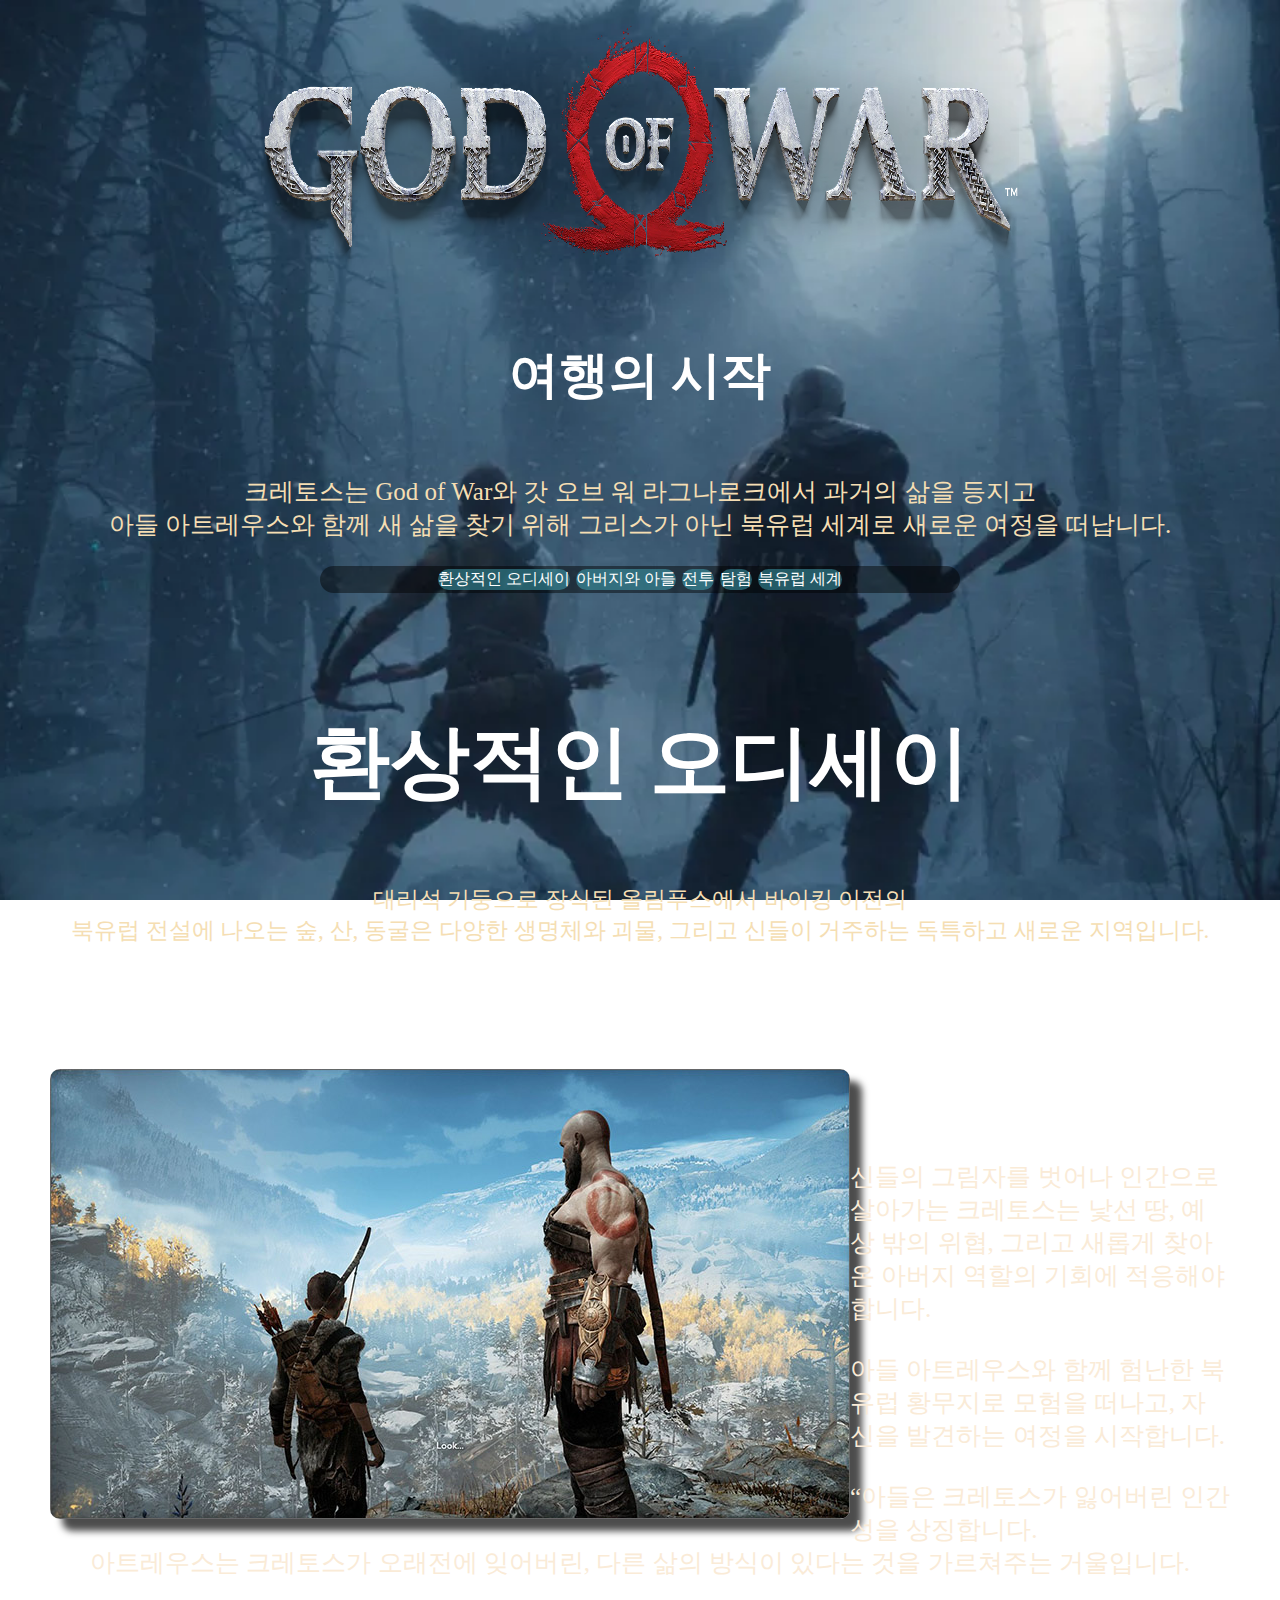
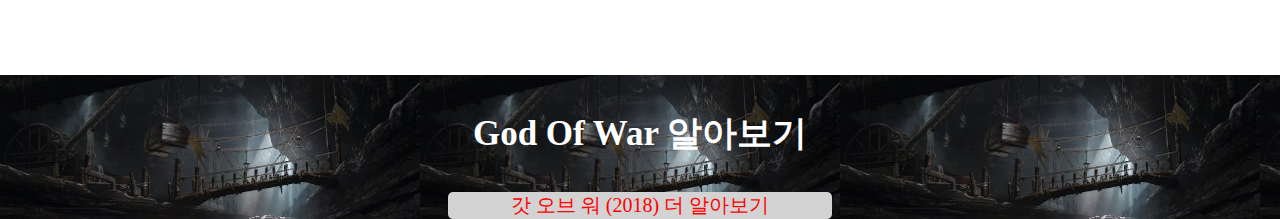
<file: index.html>
<!DOCTYPE html>
<html lang="en">
  <head>
    <meta charset="UTF-8" />
    <meta name="viewport" content="width=device-width, initial-scale=1.0" />
    <title>Main_title</title>
    <link rel="stylesheet" href="style.css" type="text/css" />
  </head>
  <body>
    <header>
      <img src="imges/header_Text.webp"class="index__header__img" alt="https://www.google.com/url?sa=i&url=https%3A%2F%2Fwww.playstation.com%2Fko-kr%2Fgames%2Fgod-of-war%2F&psig=AOvVaw3D-A3-SlNcbdqIR1ZO7tKU&ust=1724816741465000&source=images&cd=vfe&opi=89978449&ved=0CBQQjRxqFwoTCIirkKKhlIgDFQAAAAAdAAAAABAE">
    </header>
    <section>
        <h2 class="section__h2">여행의 시작</h2>
        <p class="section__p">크레토스는 God of War와 갓 오브 워 라그나로크에서 과거의 삶을 등지고<br> 아들 아트레우스와 함께 새 삶을 찾기 위해 그리스가 아닌 북유럽 세계로 새로운 여정을 떠납니다.</p>
        <nav class="section__nav"><span ><a href="../project/index.html"class="nav__span__a">환상적인 오디세이</a></span><span><a href="html/father_Son.html"class="nav__span__a">아버지와 아들</a></span><span><a href="html/battle.html"class="nav__span__a">전투</a></span><span><a href="html/exploration.html"class="nav__span__a">탐험</a></span><span><a href="html/north_europe.html" class="nav__span__a">북유럽 세계</a></span></nav>
      <article class="section__article">
        <h2 class="article1__h2">환상적인 오디세이</h2>
        <p class="article1__p">대리석 기둥으로 장식된 올림푸스에서 바이킹 이전의 <br>북유럽 전설에 나오는 숲, 산, 동굴은 다양한 생명체와 괴물, 그리고 신들이 거주하는 독특하고 새로운 지역입니다. </p>
      </article>
      <article class="section__article">
        <img src="imges/img.jpg"  class="article__img" alt="https://img2.quasarzone.com/editor/2022/01/18/92edac6d59e5ffec3efdcd67986aeb94.jpg">
        
          <h2 class="article2__h2">크레토스의 구원의 여정</h2>
         <p  class="article2__p" style="display: inline;"> 
          <ul>
            <li>신들의 그림자를 벗어나 인간으로 살아가는 크레토스는 낯선 땅, 예상 밖의 위협, 그리고 새롭게 찾아온 아버지 역할의 기회에 적응해야 합니다. <br><br></li>
            <li>아들 아트레우스와 함께 험난한 북유럽 황무지로 모험을 떠나고, 자신을 발견하는 여정을 시작합니다. <br><br></li>
          <li>“아들은 크레토스가 잃어버린 인간성을 상징합니다. <br>아트레우스는 크레토스가 오래전에 잊어버린, 다른 삶의 방식이 있다는 것을 가르쳐주는 거울입니다. <br><br></li>
          </ul>
        </p>
        </span>
            </article>
    </section>
    <footer>
      <h3>God Of War 알아보기</h3>
      <div class="footer__div__a"><a href="https://www.playstation.com/ko-kr/games/god-of-war/" class="footer__a">갓 오브 워 (2018) 더 알아보기</a></div>
      	<!-- <button type="button" class="navyBtn" onClick="location.href='good.html'"> -->
    </footer>
  </body>
</html>
</file>
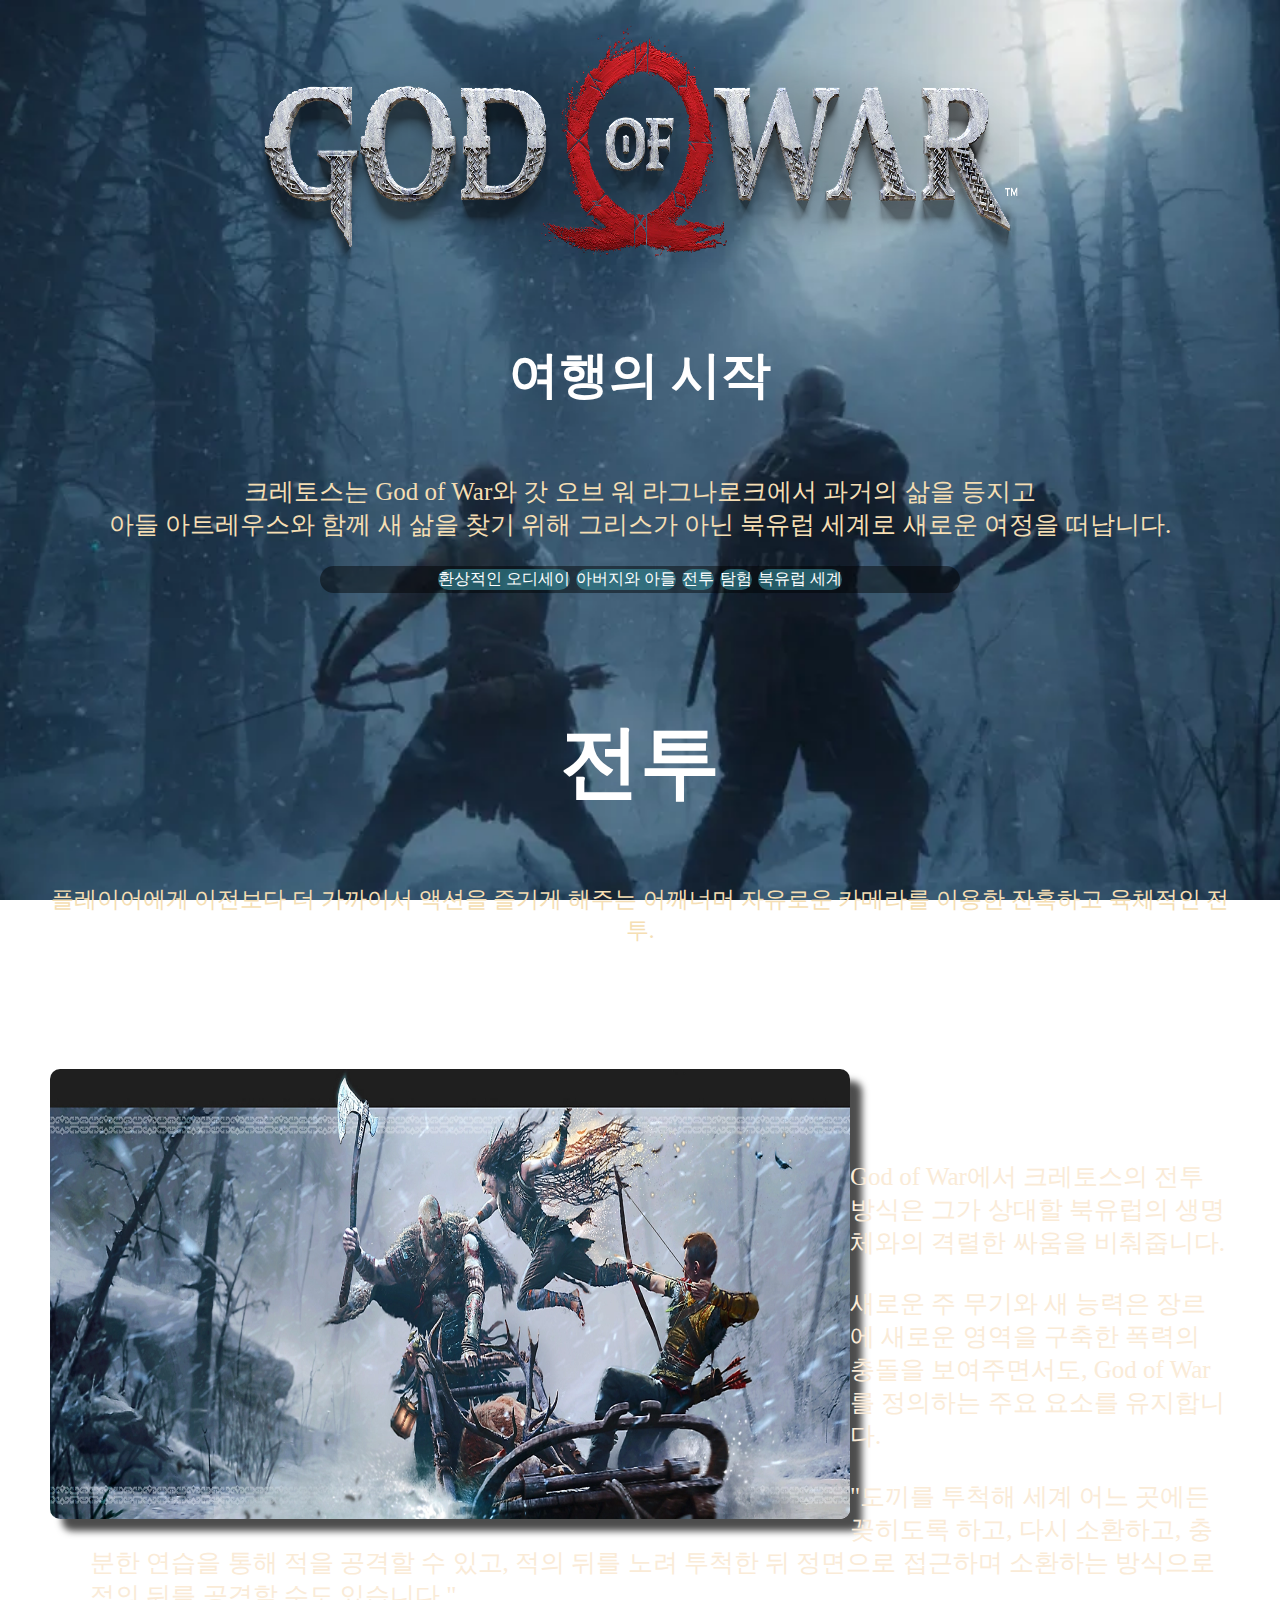
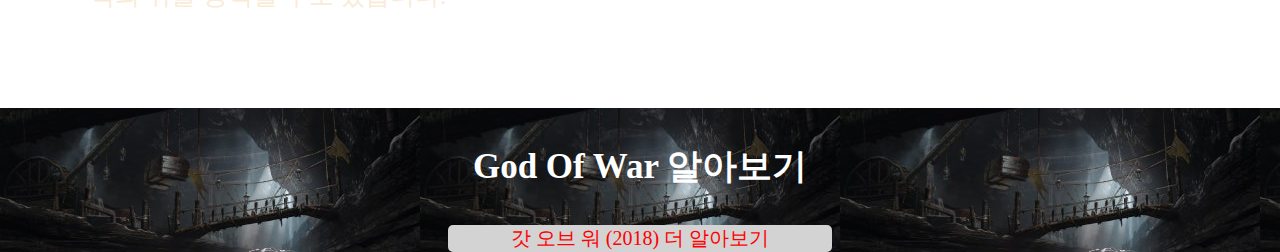
<file: html/battle.html>
<!DOCTYPE html>
<html lang="en">
  <head>
    <meta charset="UTF-8" />
    <meta name="viewport" content="width=device-width, initial-scale=1.0" />
    <title>Main_title</title>
    <link rel="stylesheet" href="../style.css" type="text/css" />
  </head>
  <body>
    <header >
      <img src="../imges/header_Text.webp"class="index__header__img" alt="https://www.google.com/url?sa=i&url=https%3A%2F%2Fwww.playstation.com%2Fko-kr%2Fgames%2Fgod-of-war%2F&psig=AOvVaw3D-A3-SlNcbdqIR1ZO7tKU&ust=1724816741465000&source=images&cd=vfe&opi=89978449&ved=0CBQQjRxqFwoTCIirkKKhlIgDFQAAAAAdAAAAABAE">
    </header>
    <section>
        <h2 class="section__h2">여행의 시작</h2>
        <p class="section__p">크레토스는 God of War와 갓 오브 워 라그나로크에서 과거의 삶을 등지고<br> 아들 아트레우스와 함께 새 삶을 찾기 위해 그리스가 아닌 북유럽 세계로 새로운 여정을 떠납니다.</p>
        <nav class="section__nav"><span ><a href="../index.html"class="nav__span__a">환상적인 오디세이</a></span><span><a href="father_Son.html"class="nav__span__a">아버지와 아들</a></span><span><a href="battle.html"class="nav__span__a">전투</a></span><span><a href="../html/exploration.html"class="nav__span__a">탐험</a></span><span><a href="../html/north_europe.html" class="nav__span__a">북유럽 세계</a></span></nav>
      <article class="section__article">
        <h2 class="article1__h2">전투</h2>
        <p class="article1__p">플레이어에게 이전보다 더 가까이서 액션을 즐기게 해주는 어깨너머 자유로운 카메라를 이용한 잔혹하고 육체적인 전투.

        </p>
      </article>
      <article class="section__article">
        <img src="../imges/GodOfWar_Battle.webp"  class="fa__article__img" alt="https://img2.quasarzone.com/editor/2022/01/18/92edac6d59e5ffec3efdcd67986aeb94.jpg">
        
          <h2 class="article2__h2">전투 방식</h2>
         <p  class="article2__p" style="display: inline;"> 
          <ul>
            <li>God of War에서 크레토스의 전투 방식은 그가 상대할 북유럽의 생명체와의 격렬한 싸움을 비춰줍니다.<br><br></li>
            <li>새로운 주 무기와 새 능력은 장르에 새로운 영역을 구축한 폭력의 충돌을 보여주면서도, God of War를 정의하는 주요 요소를 유지합니다.<br><br></li>
            <li>"도끼를 투척해 세계 어느 곳에든 꽂히도록 하고, 다시 소환하고, 충분한 연습을 통해 적을 공격할 수 있고, 적의 뒤를 노려 투척한 뒤 정면으로 접근하며 소환하는 방식으로 적의 뒤를 공격할 수도 있습니다."<br><br></li>
          </ul>
           </p>
        </span>
            </article>
    </section>
    <footer>
      <h3>God Of War 알아보기</h3>
      <div class="footer__div__a"><a href="https://www.playstation.com/ko-kr/games/god-of-war/" class="footer__a">갓 오브 워 (2018) 더 알아보기</a></div>
      	<!-- <button type="button" class="navyBtn" onClick="location.href='good.html'"> -->
    </footer>
  </body>
</html>
</file>
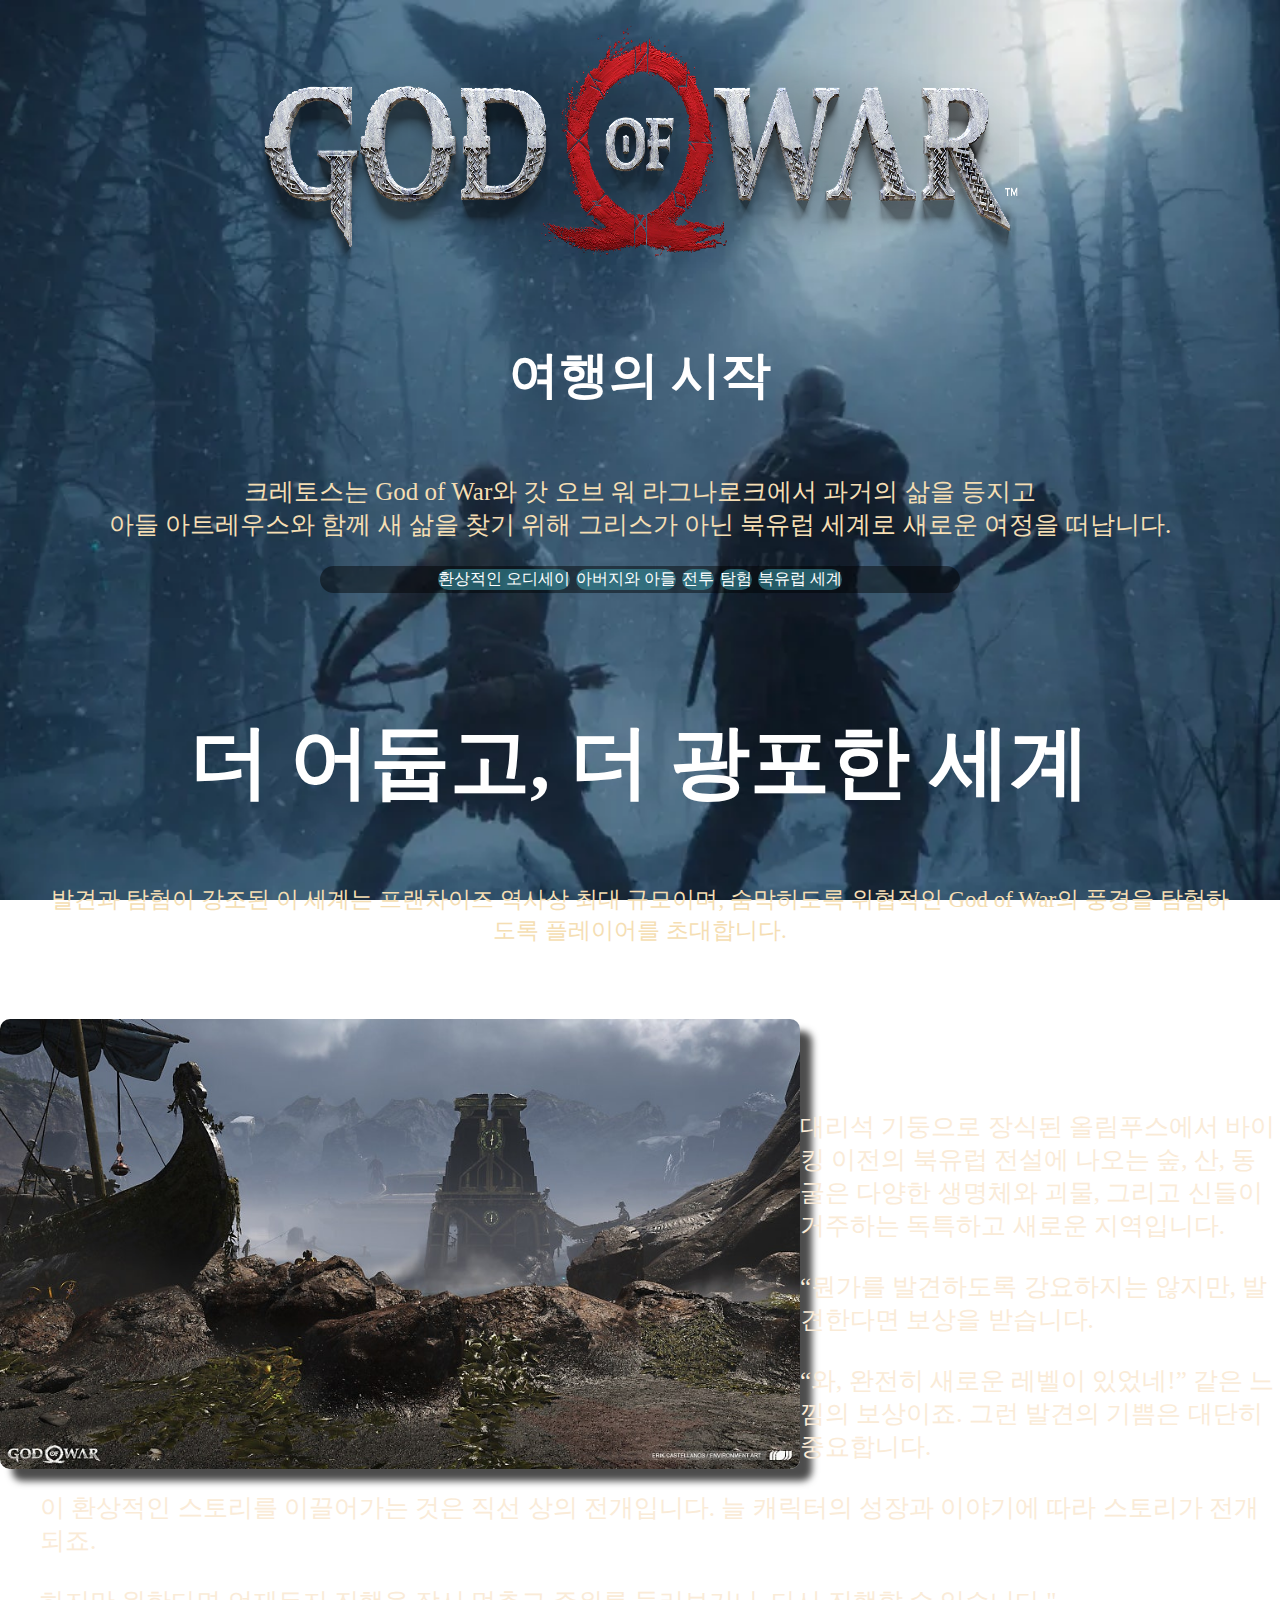
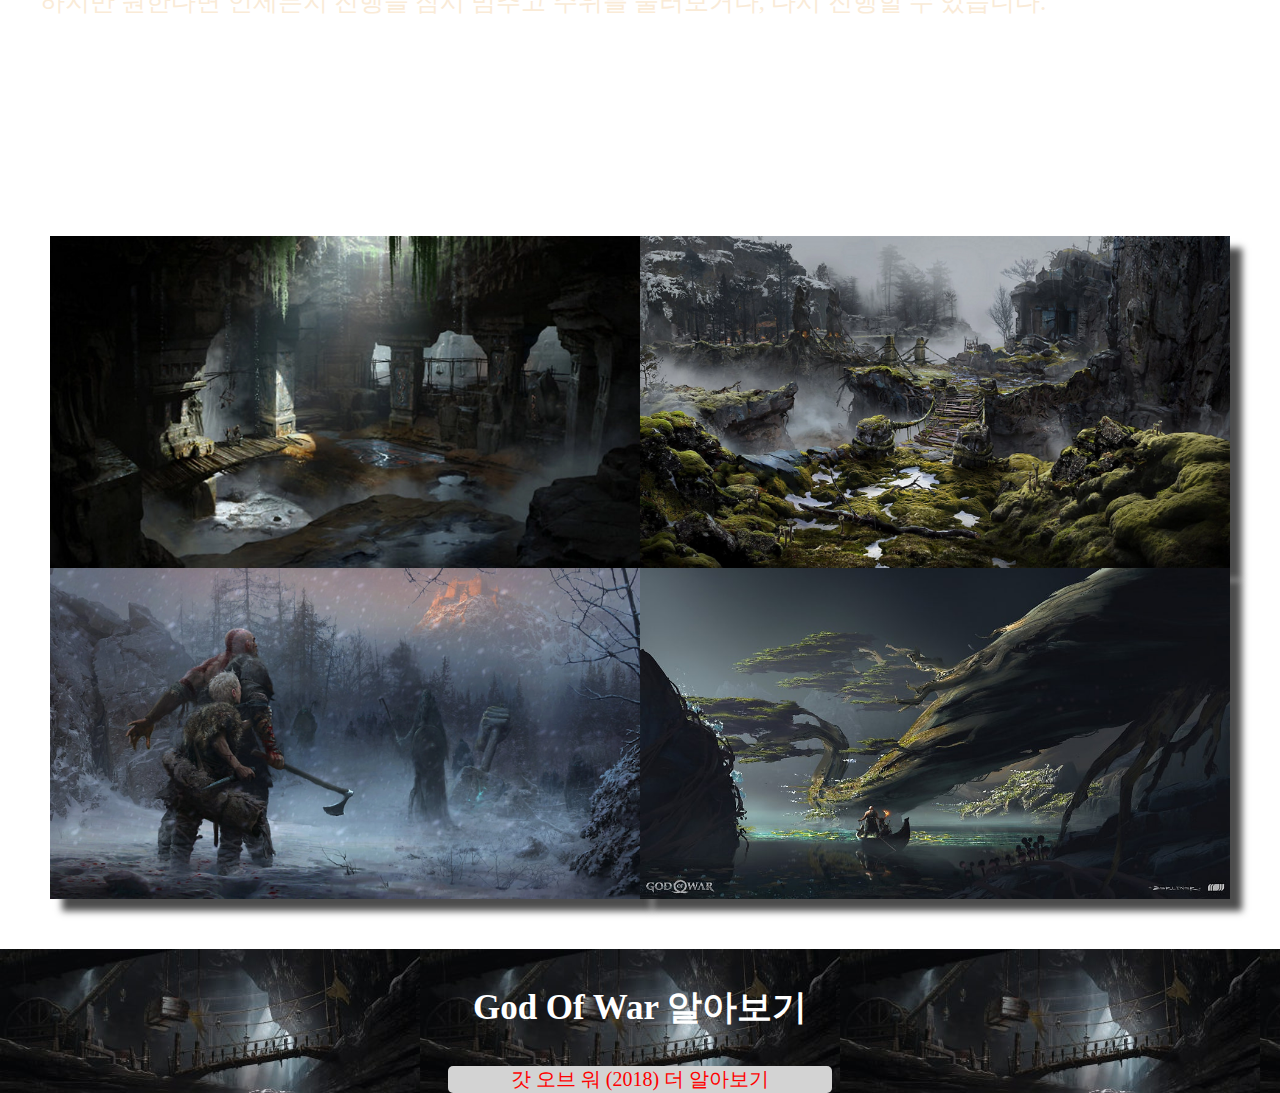
<file: html/exploration.html>
<!DOCTYPE html>
<html lang="en">
  <head>
    <meta charset="UTF-8" />
    <meta name="viewport" content="width=device-width, initial-scale=1.0" />
    <title>Main_title</title>
    <link rel="stylesheet" href="../style.css" type="text/css" />
  </head>
  <body>
    <header >
      <img src="../imges/header_Text.webp"class="index__header__img" alt="https://www.google.com/url?sa=i&url=https%3A%2F%2Fwww.playstation.com%2Fko-kr%2Fgames%2Fgod-of-war%2F&psig=AOvVaw3D-A3-SlNcbdqIR1ZO7tKU&ust=1724816741465000&source=images&cd=vfe&opi=89978449&ved=0CBQQjRxqFwoTCIirkKKhlIgDFQAAAAAdAAAAABAE">
    </header>
    <section >
        <h2 class="section__h2">여행의 시작</h2>
        <p class="section__p">크레토스는 God of War와 갓 오브 워 라그나로크에서 과거의 삶을 등지고 <br>아들 아트레우스와 함께 새 삶을 찾기 위해 그리스가 아닌 북유럽 세계로 새로운 여정을 떠납니다.</p>
        <nav class="section__nav"><span ><a href="../index.html"class="nav__span__a">환상적인 오디세이</a></span><span><a href="father_Son.html"class="nav__span__a">아버지와 아들</a></span><span><a href="battle.html"class="nav__span__a">전투</a></span><span><a href="../html/exploration.html"class="nav__span__a">탐험</a></span><span><a href="../html/north_europe.html" class="nav__span__a">북유럽 세계</a></span></nav>
      <article class="section__article">
        <h2 class="article1__h2">더 어둡고, 더 광포한 세계</h2>
        <p class="article1__p">발견과 탐험이 강조된 이 세계는 프랜차이즈 역사상 최대 규모이며, 숨막히도록 위협적인 God of War의 풍경을 탐험하도록 플레이어를 초대합니다.
        </p>
      </article>
      <article>
        <img src="../imges/god-of-war-exploration_5.jpg"  class="fa__article__img" alt="https://img2.quasarzone.com/editor/2022/01/18/92edac6d59e5ffec3efdcd67986aeb94.jpg">
        
          <h2 class="article2__h2">탐험 </h2>
         <p  class="article2__p" style="display: inline; font-size: 25px;" > 
          <ul>
           <li> 대리석 기둥으로 장식된 올림푸스에서 바이킹 이전의 북유럽 전설에 나오는 숲, 산, 동굴은 다양한 생명체와 괴물, 그리고 신들이 거주하는 독특하고 새로운 지역입니다. <br><br></li>
            <li>“뭔가를 발견하도록 강요하지는 않지만, 발견한다면 보상을 받습니다.<br><br></li>  
            <li>“와, 완전히 새로운 레벨이 있었네!” 같은 느낌의 보상이죠. 그런 발견의 기쁨은 대단히 중요합니다. <br> <br></li>
             <li>이 환상적인 스토리를 이끌어가는 것은 직선 상의 전개입니다. 늘 캐릭터의 성장과 이야기에 따라 스토리가 전개되죠. <br><br></li>
             <li>하지만 원한다면 언제든지 진행을 잠시 멈추고 주위를 둘러보거나, 다시 진행할 수 있습니다." </li>
            </ui>
            </p>
        
            </article>
            <article class="exp__article__img">
                <h2 class="exp__article__h2">여러 지역</h2>
                <div class="imgSet"><img src="../imges/god-of-war-exploration_1.webp"class="imgSet__img"> <img src="../imges/god-of-war-exploration_2.webp"class="imgSet__img"><img src="../imges/god-of-war-exploration_3.webp"class="imgSet__img"><img src="../imges/god-of-war-exploration_4.jpg"class="imgSet__img"></div>
        
            </article>
    </section>
    <footer>
      <h3>God Of War 알아보기</h3>
      <div class="footer__div__a"><a href="https://www.playstation.com/ko-kr/games/god-of-war/" class="footer__a">갓 오브 워 (2018) 더 알아보기</a></div>
      	<!-- <button type="button" class="navyBtn" onClick="location.href='good.html'"> -->
    </footer>
  </body>
</html>
</file>
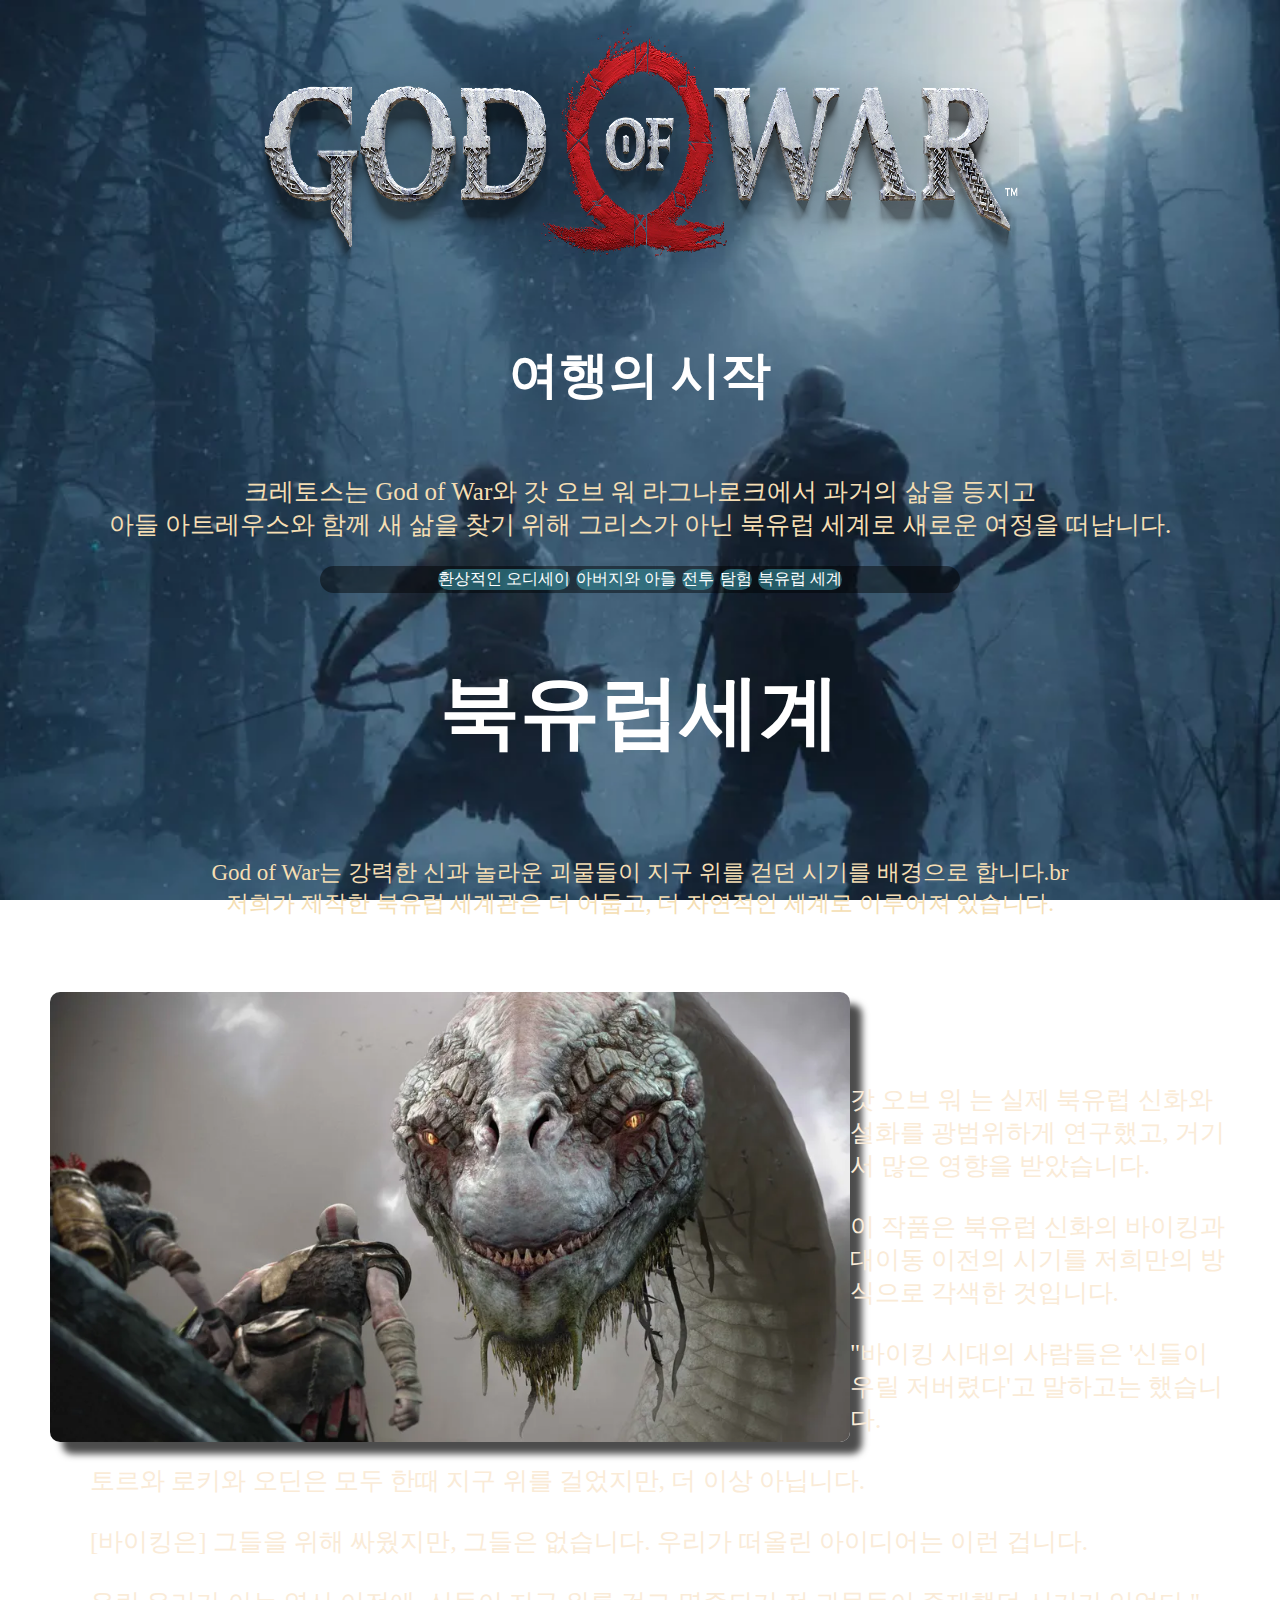
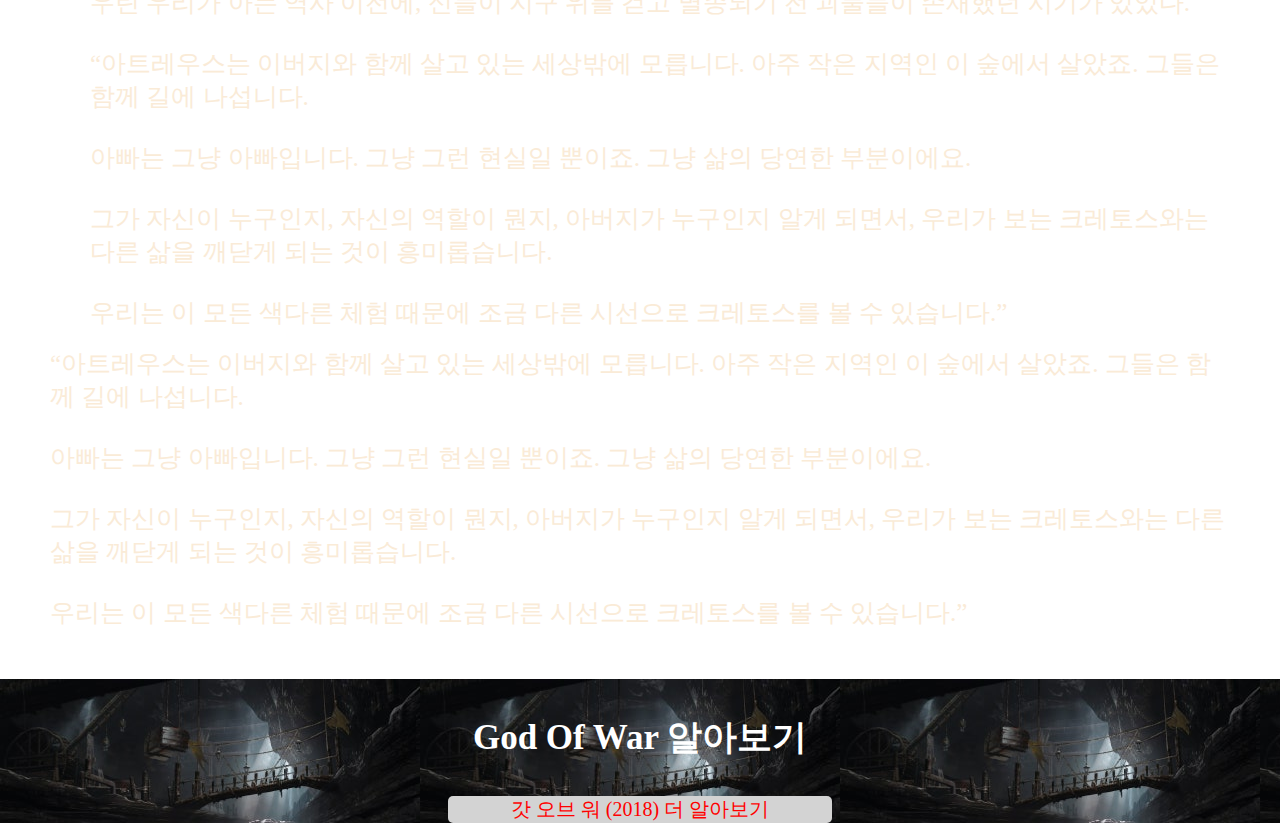
<file: html/north_europe.html>
<!DOCTYPE html>
<html lang="en">
  <head>
    <meta charset="UTF-8" />
    <meta name="viewport" content="width=device-width, initial-scale=1.0" />
    <title>Main_title</title>
    <link rel="stylesheet" href="../style.css" type="text/css" />
  </head>
  <body>
    <header >
      <img src="../imges/header_Text.webp"class="index__header__img" alt="https://www.google.com/url?sa=i&url=https%3A%2F%2Fwww.playstation.com%2Fko-kr%2Fgames%2Fgod-of-war%2F&psig=AOvVaw3D-A3-SlNcbdqIR1ZO7tKU&ust=1724816741465000&source=images&cd=vfe&opi=89978449&ved=0CBQQjRxqFwoTCIirkKKhlIgDFQAAAAAdAAAAABAE">
    </header>
    <section>
        <h2 class="section__h2">여행의 시작</h2>
        <p class="section__p">크레토스는 God of War와 갓 오브 워 라그나로크에서 과거의 삶을 등지고 <br>아들 아트레우스와 함께 새 삶을 찾기 위해 그리스가 아닌 북유럽 세계로 새로운 여정을 떠납니다.</p>
        <nav class="section__nav"><span ><a href="../index.html"class="nav__span__a">환상적인 오디세이</a></span><span><a href="father_Son.html"class="nav__span__a">아버지와 아들</a></span><span><a href="battle.html"class="nav__span__a">전투</a></span><span><a href="../html/exploration.html"class="nav__span__a">탐험</a></span><span><a href="../html/north_europe.html" class="nav__span__a">북유럽 세계</a></span></nav>
        <h2 class="article1__h2">북유럽세계</h2>
        <p class="article1__p">God of War는 강력한 신과 놀라운 괴물들이 지구 위를 걷던 시기를 배경으로 합니다.br <br>저희가 제작한 북유럽 세계관은 더 어둡고, 더 자연적인 세계로 이루어져 있습니다.</article>
      <article class="section__article">
        <img src="../imges/North Europe_img.webp"  class="fa__article__img" alt="https://img2.quasarzone.com/editor/2022/01/18/92edac6d59e5ffec3efdcd67986aeb94.jpg">
        
          <h2 class="article2__h2">역사 이전의 시대</h2>
         <p  class="article2__p" style="display: inline;">
          <ul>
            <li>갓 오브 워 는 실제 북유럽 신화와 설화를 광범위하게 연구했고, 거기서 많은 영향을 받았습니다. <br><br></li>
            <li>이 작품은 북유럽 신화의 바이킹과 대이동 이전의 시기를 저희만의 방식으로 각색한 것입니다. <br> <br></li>
          <li> "바이킹 시대의 사람들은 '신들이 우릴 저버렸다'고 말하고는 했습니다. <br><br></li>
           <li>토르와 로키와 오딘은 모두 한때 지구 위를 걸었지만, 더 이상 아닙니다. <br><br></li>
            <li>[바이킹은] 그들을 위해 싸웠지만, 그들은 없습니다. 우리가 떠올린 아이디어는 이런 겁니다. <br> <br></li>
             <li>우린 우리가 아는 역사 이전에, 신들이 지구 위를 걷고 멸종되기 전 괴물들이 존재했던 시기가 있었다." <br><br></li>
             <li>“아트레우스는 이버지와 함께 살고 있는 세상밖에 모릅니다. 아주 작은 지역인 이 숲에서 살았죠. 그들은 함께 길에 나섭니다. <br><br></li>
           <li>아빠는 그냥 아빠입니다. 그냥 그런 현실일 뿐이죠. 그냥 삶의 당연한 부분이에요. <br><br></li>
          <li>그가 자신이 누구인지, 자신의 역할이 뭔지, 아버지가 누구인지 알게 되면서, 우리가 보는 크레토스와는 다른 삶을 깨닫게 되는 것이 흥미롭습니다. <br><br></li> 
          <li>우리는 이 모든 색다른 체험 때문에 조금 다른 시선으로 크레토스를 볼 수 있습니다.” <br></li> 
          </ul>
        </p>
          
    
            <li>“아트레우스는 이버지와 함께 살고 있는 세상밖에 모릅니다. 아주 작은 지역인 이 숲에서 살았죠. 그들은 함께 길에 나섭니다. <br><br></li>
           <li>아빠는 그냥 아빠입니다. 그냥 그런 현실일 뿐이죠. 그냥 삶의 당연한 부분이에요. <br><br></li>
          <li>그가 자신이 누구인지, 자신의 역할이 뭔지, 아버지가 누구인지 알게 되면서, 우리가 보는 크레토스와는 다른 삶을 깨닫게 되는 것이 흥미롭습니다. <br><br></li> 
          <li>우리는 이 모든 색다른 체험 때문에 조금 다른 시선으로 크레토스를 볼 수 있습니다.” <br></li> 
       

        </span>
            </article>
    </section>
    <footer>
      <h3>God Of War 알아보기</h3>
      <div class="footer__div__a"><a href="https://www.playstation.com/ko-kr/games/god-of-war/" class="footer__a">갓 오브 워 (2018) 더 알아보기</a></div>
      	<!-- <button type="button" class="navyBtn" onClick="location.href='good.html'"> -->
    </footer>
  </body>
</html>
</file>
<file: style.css>
@import "css/index.css";
@import"css/father_son.css";
@import"css/exploration.css";
body {
  background:url("imges/God_of_War_Back.webp")no-repeat center;
  background-size: cover;
  background-attachment: fixed;
  min-height: 100vh;
  margin: 0px;
  padding: 0px;
  display: flex;
  flex-direction: column;
  justify-content: center;
  align-items: center;
  overflow: auto;
}
</file>
